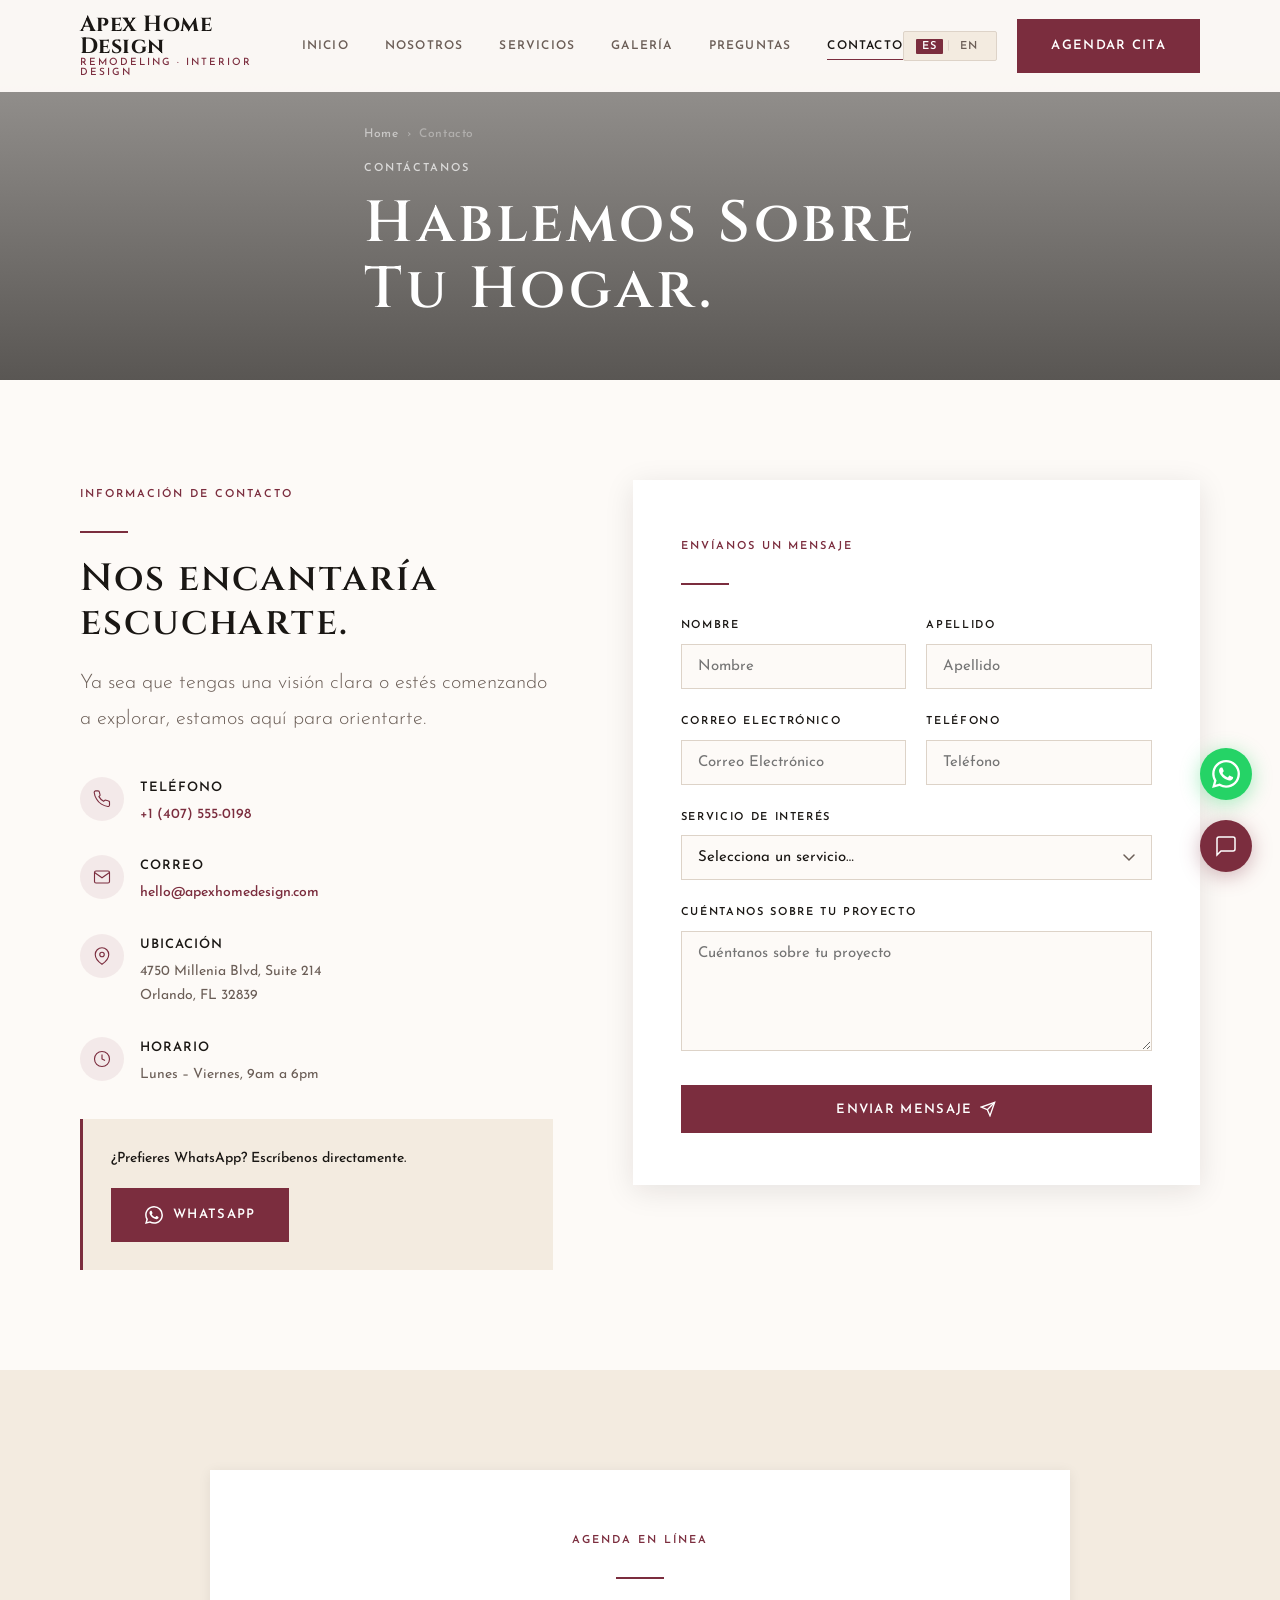
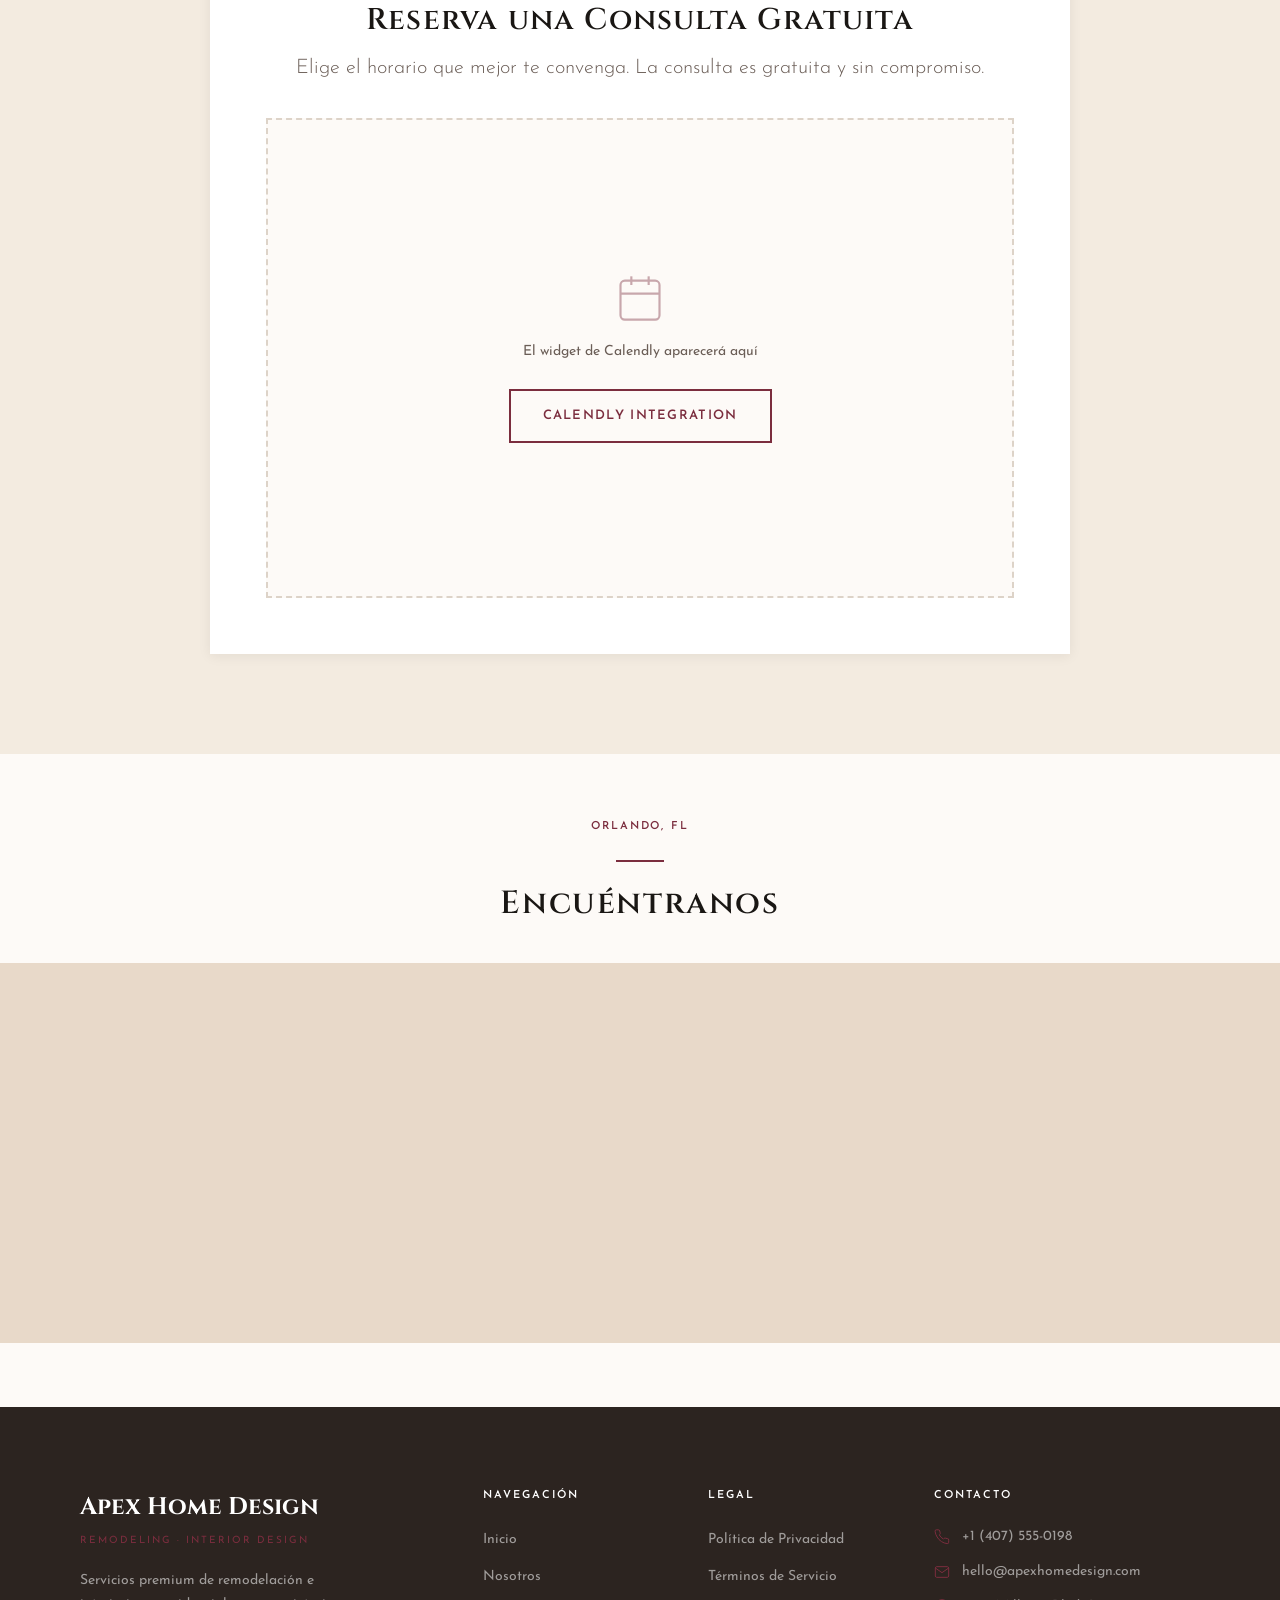
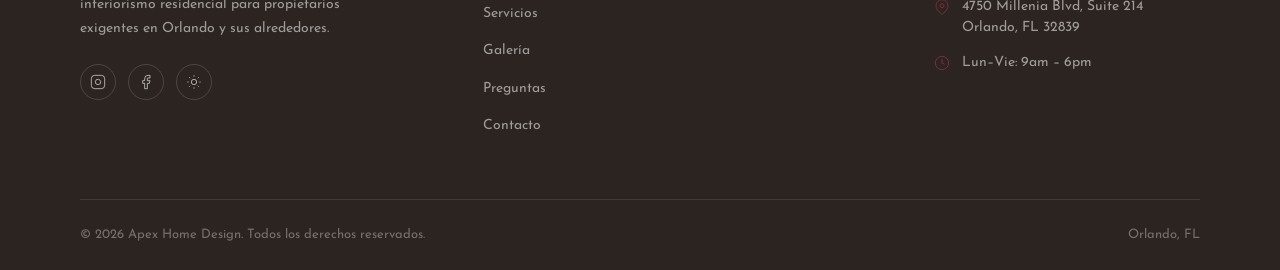
<file: contact.html>
<!DOCTYPE html>
<html lang="es">
<head>
  <meta charset="UTF-8">
  <meta name="viewport" content="width=device-width, initial-scale=1.0">
  <meta name="description" content="Contacto — Apex Home Design Orlando. Agenda tu consulta gratuita, escríbenos por WhatsApp o envíanos un mensaje.">
  <title>Contacto | Apex Home Design · Orlando, FL</title>
  <link rel="preconnect" href="https://fonts.googleapis.com">
  <link rel="preconnect" href="https://fonts.gstatic.com" crossorigin>
  <link rel="stylesheet" href="css/style.css">
</head>
<body>

<!-- NAVBAR -->
<nav class="navbar dark-nav">
  <div class="nav-inner">
    <a href="index.html" class="nav-logo">
      <span class="logo-main">Apex Home Design</span>
      <span class="logo-sub">Remodeling · Interior Design</span>
    </a>
    <div class="nav-links">
      <a href="index.html"    class="nav-link" data-i18n="nav.home">Inicio</a>
      <a href="about.html"    class="nav-link" data-i18n="nav.about">Nosotros</a>
      <a href="services.html" class="nav-link" data-i18n="nav.services">Servicios</a>
      <a href="gallery.html"  class="nav-link" data-i18n="nav.gallery">Galería</a>
      <a href="faq.html"      class="nav-link" data-i18n="nav.faq">Preguntas</a>
      <a href="contact.html"  class="nav-link active" data-i18n="nav.contact">Contacto</a>
    </div>
    <div class="nav-right">
      <div class="lang-toggle">
        <button class="lang-btn" data-lang="es">ES</button>
        <span class="lang-sep">|</span>
        <button class="lang-btn" data-lang="en">EN</button>
      </div>
      <a href="contact.html" class="btn btn-primary nav-cta" data-i18n="nav.book">Agendar Cita</a>
    </div>
    <button class="hamburger" aria-label="Menu">
      <span></span><span></span><span></span>
    </button>
  </div>
</nav>

<div class="mobile-nav">
  <a href="index.html"    class="nav-link" data-i18n="nav.home">Inicio</a>
  <a href="about.html"    class="nav-link" data-i18n="nav.about">Nosotros</a>
  <a href="services.html" class="nav-link" data-i18n="nav.services">Servicios</a>
  <a href="gallery.html"  class="nav-link" data-i18n="nav.gallery">Galería</a>
  <a href="faq.html"      class="nav-link" data-i18n="nav.faq">Preguntas</a>
  <a href="contact.html"  class="nav-link" data-i18n="nav.contact">Contacto</a>
  <div class="mobile-lang">
    <button class="lang-btn" data-lang="es">ES</button>
    <button class="lang-btn" data-lang="en">EN</button>
  </div>
  <a href="contact.html" class="btn btn-primary" data-i18n="nav.book">Agendar Cita</a>
</div>

<!-- PAGE HERO -->
<div class="page-hero">
  <div class="page-hero-bg" style="background-image: url('https://images.unsplash.com/photo-1600607687939-ce8a6c25118c?w=1600&q=80&auto=format&fit=crop');"></div>
  <div class="page-hero-overlay"></div>
  <div class="page-hero-content container">
    <nav class="breadcrumb">
      <a href="index.html">Home</a>
      <span>›</span>
      <span data-i18n="nav.contact">Contacto</span>
    </nav>
    <span class="label" data-i18n="contact.hero.label">Contáctanos</span>
    <h1 data-i18n="contact.h1">Hablemos Sobre<br>Tu Hogar.</h1>
  </div>
</div>

<!-- CONTACT GRID -->
<section style="background: var(--cream);">
  <div class="container">
    <div class="contact-grid">

      <!-- Info Column -->
      <div class="contact-info fade-up">
        <span class="label" data-i18n="contact.info.label">Información de Contacto</span>
        <span class="divider divider-left"></span>
        <h2 style="font-size: clamp(26px, 3vw, 38px);" data-i18n="contact.info.h2">Nos encantaría<br>escucharte.</h2>
        <p class="lead" data-i18n="contact.info.lead">Ya sea que tengas una visión clara o estés comenzando a explorar, estamos aquí para orientarte.</p>

        <div class="contact-detail">
          <div class="contact-detail-icon">
            <svg viewBox="0 0 24 24" fill="none" stroke="currentColor" stroke-width="1.5"><path d="M22 16.92v3a2 2 0 0 1-2.18 2 19.79 19.79 0 0 1-8.63-3.07A19.5 19.5 0 0 1 4.69 12a19.79 19.79 0 0 1-3.07-8.67A2 2 0 0 1 3.6 1.24h3a2 2 0 0 1 2 1.72c.127.96.361 1.903.7 2.81a2 2 0 0 1-.45 2.11L7.91 8.84a16 16 0 0 0 6.29 6.29l.96-.96a2 2 0 0 1 2.11-.45c.907.339 1.85.573 2.81.7A2 2 0 0 1 22 16.92z"/></svg>
          </div>
          <div class="contact-detail-text">
            <h5 data-i18n="contact.phone.label">Teléfono</h5>
            <p><a href="tel:+14075550198" style="color:var(--wine); font-weight:500;">+1 (407) 555-0198</a></p>
          </div>
        </div>

        <div class="contact-detail">
          <div class="contact-detail-icon">
            <svg viewBox="0 0 24 24" fill="none" stroke="currentColor" stroke-width="1.5"><path d="M4 4h16c1.1 0 2 .9 2 2v12c0 1.1-.9 2-2 2H4c-1.1 0-2-.9-2-2V6c0-1.1.9-2 2-2z"/><polyline points="22,6 12,13 2,6"/></svg>
          </div>
          <div class="contact-detail-text">
            <h5 data-i18n="contact.email.label">Correo</h5>
            <p><a href="mailto:hello@apexhomedesign.com" style="color:var(--wine); font-weight:500;">hello@apexhomedesign.com</a></p>
          </div>
        </div>

        <div class="contact-detail">
          <div class="contact-detail-icon">
            <svg viewBox="0 0 24 24" fill="none" stroke="currentColor" stroke-width="1.5"><path d="M21 10c0 7-9 13-9 13s-9-6-9-13a9 9 0 0 1 18 0z"/><circle cx="12" cy="10" r="3"/></svg>
          </div>
          <div class="contact-detail-text">
            <h5 data-i18n="contact.address.label">Ubicación</h5>
            <p data-i18n="footer.address">4750 Millenia Blvd, Suite 214<br>Orlando, FL 32839</p>
          </div>
        </div>

        <div class="contact-detail">
          <div class="contact-detail-icon">
            <svg viewBox="0 0 24 24" fill="none" stroke="currentColor" stroke-width="1.5"><circle cx="12" cy="12" r="10"/><polyline points="12 6 12 12 16 14"/></svg>
          </div>
          <div class="contact-detail-text">
            <h5 data-i18n="contact.hours.label">Horario</h5>
            <p data-i18n="contact.hours.val">Lunes – Viernes, 9am a 6pm</p>
          </div>
        </div>

        <!-- WhatsApp CTA -->
        <div style="margin-top: 32px; padding: 28px; background: var(--beige); border-left: 3px solid var(--wine);">
          <p style="font-size: 14px; margin-bottom: 16px; color: var(--charcoal); font-weight: 500;">¿Prefieres WhatsApp? Escríbenos directamente.</p>
          <a href="https://wa.me/14075550198" target="_blank" rel="noopener" class="btn btn-primary" style="gap: 10px;">
            <svg width="18" height="18" viewBox="0 0 24 24" fill="currentColor"><path d="M17.472 14.382c-.297-.149-1.758-.867-2.03-.967-.273-.099-.471-.148-.67.15-.197.297-.767.966-.94 1.164-.173.199-.347.223-.644.075-.297-.15-1.255-.463-2.39-1.475-.883-.788-1.48-1.761-1.653-2.059-.173-.297-.018-.458.13-.606.134-.133.298-.347.446-.52.149-.174.198-.298.298-.497.099-.198.05-.371-.025-.52-.075-.149-.669-1.612-.916-2.207-.242-.579-.487-.5-.669-.51-.173-.008-.371-.01-.57-.01-.198 0-.52.074-.792.372-.272.297-1.04 1.016-1.04 2.479 0 1.462 1.065 2.875 1.213 3.074.149.198 2.096 3.2 5.077 4.487.709.306 1.262.489 1.694.625.712.227 1.36.195 1.871.118.571-.085 1.758-.719 2.006-1.413.248-.694.248-1.289.173-1.413-.074-.124-.272-.198-.57-.347m-5.421 7.403h-.004a9.87 9.87 0 01-5.031-1.378l-.361-.214-3.741.982.998-3.648-.235-.374a9.86 9.86 0 01-1.51-5.26c.001-5.45 4.436-9.884 9.888-9.884 2.64 0 5.122 1.03 6.988 2.898a9.825 9.825 0 012.893 6.994c-.003 5.45-4.437 9.884-9.885 9.884m8.413-18.297A11.815 11.815 0 0012.05 0C5.495 0 .16 5.335.157 11.892c0 2.096.547 4.142 1.588 5.945L.057 24l6.305-1.654a11.882 11.882 0 005.683 1.448h.005c6.554 0 11.89-5.335 11.893-11.893a11.821 11.821 0 00-3.48-8.413z"/></svg>
            WhatsApp
          </a>
        </div>
      </div>

      <!-- Form Column -->
      <div class="contact-form-wrap fade-up fade-up-delay-2">
        <span class="label" data-i18n="contact.form.label">Envíanos un Mensaje</span>
        <span class="divider divider-left" style="margin-bottom: 32px;"></span>

        <form id="contact-form" novalidate>
          <div class="form-row">
            <div class="form-group">
              <label data-i18n="contact.form.fname">Nombre</label>
              <input type="text" data-i18n="contact.form.fname" placeholder="Nombre" required>
            </div>
            <div class="form-group">
              <label data-i18n="contact.form.lname">Apellido</label>
              <input type="text" data-i18n="contact.form.lname" placeholder="Apellido" required>
            </div>
          </div>
          <div class="form-row">
            <div class="form-group">
              <label data-i18n="contact.form.email">Correo Electrónico</label>
              <input type="email" data-i18n="contact.form.email" placeholder="Correo Electrónico" required>
            </div>
            <div class="form-group">
              <label data-i18n="contact.form.phone">Teléfono</label>
              <input type="tel" data-i18n="contact.form.phone" placeholder="Teléfono">
            </div>
          </div>
          <div class="form-group">
            <label data-i18n="contact.form.service">Servicio de Interés</label>
            <select>
              <option value="" data-i18n="contact.form.s0">Selecciona un servicio…</option>
              <option value="remodeling" data-i18n="contact.form.s1">Remodelación de Interiores</option>
              <option value="design"     data-i18n="contact.form.s2">Diseño de Interiores</option>
              <option value="kitchen"    data-i18n="contact.form.s3">Renovación de Cocinas</option>
              <option value="bathroom"   data-i18n="contact.form.s4">Remodelación de Baños</option>
              <option value="consult"    data-i18n="contact.form.s5">Consulta de Diseño</option>
            </select>
          </div>
          <div class="form-group">
            <label data-i18n="contact.form.msg">Mensaje</label>
            <textarea data-i18n="contact.form.msg" placeholder="Cuéntanos sobre tu proyecto" rows="5"></textarea>
          </div>
          <div class="form-submit">
            <button type="submit" class="btn btn-primary">
              <span data-i18n="contact.form.send">Enviar Mensaje</span>
              <svg width="16" height="16" viewBox="0 0 24 24" fill="none" stroke="currentColor" stroke-width="2"><line x1="22" y1="2" x2="11" y2="13"/><polygon points="22 2 15 22 11 13 2 9 22 2"/></svg>
            </button>
          </div>
        </form>

        <div id="form-success" class="form-success">
          <svg width="48" height="48" viewBox="0 0 24 24" fill="none" stroke="var(--wine)" stroke-width="1.5" style="margin: 0 auto 16px;"><circle cx="12" cy="12" r="10"/><polyline points="9 12 11 14 15 10"/></svg>
          <p data-i18n="contact.form.ok">¡Gracias! Nos pondremos en contacto contigo en menos de 24 horas.</p>
        </div>
      </div>

    </div>
  </div>
</section>

<!-- CALENDLY SECTION -->
<section class="calendly-section">
  <div class="container">
    <div class="calendly-wrap fade-up">
      <span class="label" data-i18n="contact.calendly.label">Agenda en Línea</span>
      <span class="divider"></span>
      <h3 data-i18n="contact.calendly.h3">Reserva una Consulta Gratuita</h3>
      <p class="lead" data-i18n="contact.calendly.lead">Elige el horario que mejor te convenga. La consulta es gratuita y sin compromiso.</p>
      <div class="calendly-placeholder">
        <svg viewBox="0 0 24 24" fill="none" stroke="currentColor" stroke-width="1"><rect x="3" y="4" width="18" height="18" rx="2" ry="2"/><line x1="16" y1="2" x2="16" y2="6"/><line x1="8" y1="2" x2="8" y2="6"/><line x1="3" y1="10" x2="21" y2="10"/></svg>
        <p data-i18n="contact.calendly.placeholder">El widget de Calendly aparecerá aquí</p>
        <a href="https://calendly.com" target="_blank" rel="noopener" class="btn btn-wine-outline" style="margin-top: 8px;">Calendly Integration</a>
      </div>
    </div>
  </div>
</section>

<!-- MAP -->
<section style="background: var(--cream); padding: 0;">
  <div class="container" style="padding-top: 0; padding-bottom: 0;">
    <div style="padding: 64px 0 0;">
      <div class="section-header fade-up" style="margin-bottom: 40px;">
        <span class="label">Orlando, FL</span>
        <span class="divider"></span>
        <h2 style="font-size: 32px;">Encuéntranos</h2>
      </div>
    </div>
  </div>
  <div class="map-wrap fade-up">
    <!-- Google Maps embed placeholder — replace src with actual embed URL -->
    <iframe
      src="https://www.google.com/maps/embed?pb=!1m18!1m12!1m3!1d3503.8!2d-81.45!3d28.46!2m3!1f0!2f0!3f0!3m2!1i1024!2i768!4f13.1!3m3!1m2!1s0x88e77xxxxxxx%3A0x0!2sMillenia%20Blvd%2C%20Orlando%2C%20FL!5e0!3m2!1sen!2sus!4v1000000000000!5m2!1sen!2sus"
      loading="lazy"
      referrerpolicy="no-referrer-when-downgrade"
      title="Apex Home Design Location"
      allowfullscreen>
    </iframe>
    <!-- Fallback if iframe fails -->
    <noscript>
      <div class="map-placeholder">
        <svg viewBox="0 0 24 24" fill="none" stroke="currentColor" stroke-width="1"><path d="M21 10c0 7-9 13-9 13s-9-6-9-13a9 9 0 0 1 18 0z"/><circle cx="12" cy="10" r="3"/></svg>
        <p>4750 Millenia Blvd, Suite 214 · Orlando, FL 32839</p>
      </div>
    </noscript>
  </div>
  <div style="height: 64px;"></div>
</section>

<!-- FOOTER -->
<footer>
  <div class="container">
    <div class="footer-grid">
      <div class="footer-brand">
        <span class="logo-main">Apex Home Design</span>
        <span class="logo-sub">Remodeling · Interior Design</span>
        <p data-i18n="footer.desc">Servicios premium de remodelación e interiorismo residencial para propietarios exigentes en Orlando y sus alrededores.</p>
        <div class="footer-social">
          <a href="#" aria-label="Instagram"><svg viewBox="0 0 24 24" fill="none" stroke="currentColor" stroke-width="1.5"><rect x="2" y="2" width="20" height="20" rx="5" ry="5"/><path d="M16 11.37A4 4 0 1 1 12.63 8 4 4 0 0 1 16 11.37z"/><line x1="17.5" y1="6.5" x2="17.51" y2="6.5"/></svg></a>
          <a href="#" aria-label="Facebook"><svg viewBox="0 0 24 24" fill="none" stroke="currentColor" stroke-width="1.5"><path d="M18 2h-3a5 5 0 0 0-5 5v3H7v4h3v8h4v-8h3l1-4h-4V7a1 1 0 0 1 1-1h3z"/></svg></a>
          <a href="#" aria-label="Pinterest"><svg viewBox="0 0 24 24" fill="none" stroke="currentColor" stroke-width="1.5"><path d="M8 12a4 4 0 1 0 8 0 4 4 0 0 0-8 0"/><path d="M12 2v2M12 20v2M4.93 4.93l1.41 1.41M17.66 17.66l1.41 1.41M2 12h2M20 12h2M4.93 19.07l1.41-1.41M17.66 6.34l1.41-1.41"/></svg></a>
        </div>
      </div>
      <div class="footer-col">
        <h5 data-i18n="footer.links">Navegación</h5>
        <ul>
          <li><a href="index.html"    data-i18n="nav.home">Inicio</a></li>
          <li><a href="about.html"    data-i18n="nav.about">Nosotros</a></li>
          <li><a href="services.html" data-i18n="nav.services">Servicios</a></li>
          <li><a href="gallery.html"  data-i18n="nav.gallery">Galería</a></li>
          <li><a href="faq.html"      data-i18n="nav.faq">Preguntas</a></li>
          <li><a href="contact.html"  data-i18n="nav.contact">Contacto</a></li>
        </ul>
      </div>
      <div class="footer-col">
        <h5 data-i18n="footer.legal">Legal</h5>
        <ul>
          <li><a href="#" data-i18n="footer.privacy">Política de Privacidad</a></li>
          <li><a href="#" data-i18n="footer.terms">Términos de Servicio</a></li>
        </ul>
      </div>
      <div class="footer-col">
        <h5 data-i18n="footer.contact">Contacto</h5>
        <div class="footer-contact-item"><svg viewBox="0 0 24 24" fill="none" stroke="currentColor" stroke-width="1.5"><path d="M22 16.92v3a2 2 0 0 1-2.18 2 19.79 19.79 0 0 1-8.63-3.07A19.5 19.5 0 0 1 4.69 12a19.79 19.79 0 0 1-3.07-8.67A2 2 0 0 1 3.6 1.24h3a2 2 0 0 1 2 1.72c.127.96.361 1.903.7 2.81a2 2 0 0 1-.45 2.11L7.91 8.84a16 16 0 0 0 6.29 6.29l.96-.96a2 2 0 0 1 2.11-.45c.907.339 1.85.573 2.81.7A2 2 0 0 1 22 16.92z"/></svg><span data-i18n="footer.phone">+1 (407) 555-0198</span></div>
        <div class="footer-contact-item"><svg viewBox="0 0 24 24" fill="none" stroke="currentColor" stroke-width="1.5"><path d="M4 4h16c1.1 0 2 .9 2 2v12c0 1.1-.9 2-2 2H4c-1.1 0-2-.9-2-2V6c0-1.1.9-2 2-2z"/><polyline points="22,6 12,13 2,6"/></svg><span data-i18n="footer.email">hello@apexhomedesign.com</span></div>
        <div class="footer-contact-item"><svg viewBox="0 0 24 24" fill="none" stroke="currentColor" stroke-width="1.5"><path d="M21 10c0 7-9 13-9 13s-9-6-9-13a9 9 0 0 1 18 0z"/><circle cx="12" cy="10" r="3"/></svg><span data-i18n="footer.address">4750 Millenia Blvd, Suite 214<br>Orlando, FL 32839</span></div>
        <div class="footer-contact-item"><svg viewBox="0 0 24 24" fill="none" stroke="currentColor" stroke-width="1.5"><circle cx="12" cy="12" r="10"/><polyline points="12 6 12 12 16 14"/></svg><span data-i18n="footer.hours">Lun–Vie: 9am – 6pm</span></div>
      </div>
    </div>
    <div class="footer-bottom">
      <span data-i18n="footer.copy">© 2026 Apex Home Design. Todos los derechos reservados.</span>
      <span data-i18n="footer.loc">Orlando, FL</span>
    </div>
  </div>
</footer>

<a href="https://wa.me/14075550198" target="_blank" rel="noopener" class="whatsapp-float" aria-label="WhatsApp">
  <svg viewBox="0 0 24 24" fill="currentColor"><path d="M17.472 14.382c-.297-.149-1.758-.867-2.03-.967-.273-.099-.471-.148-.67.15-.197.297-.767.966-.94 1.164-.173.199-.347.223-.644.075-.297-.15-1.255-.463-2.39-1.475-.883-.788-1.48-1.761-1.653-2.059-.173-.297-.018-.458.13-.606.134-.133.298-.347.446-.52.149-.174.198-.298.298-.497.099-.198.05-.371-.025-.52-.075-.149-.669-1.612-.916-2.207-.242-.579-.487-.5-.669-.51-.173-.008-.371-.01-.57-.01-.198 0-.52.074-.792.372-.272.297-1.04 1.016-1.04 2.479 0 1.462 1.065 2.875 1.213 3.074.149.198 2.096 3.2 5.077 4.487.709.306 1.262.489 1.694.625.712.227 1.36.195 1.871.118.571-.085 1.758-.719 2.006-1.413.248-.694.248-1.289.173-1.413-.074-.124-.272-.198-.57-.347m-5.421 7.403h-.004a9.87 9.87 0 01-5.031-1.378l-.361-.214-3.741.982.998-3.648-.235-.374a9.86 9.86 0 01-1.51-5.26c.001-5.45 4.436-9.884 9.888-9.884 2.64 0 5.122 1.03 6.988 2.898a9.825 9.825 0 012.893 6.994c-.003 5.45-4.437 9.884-9.885 9.884m8.413-18.297A11.815 11.815 0 0012.05 0C5.495 0 .16 5.335.157 11.892c0 2.096.547 4.142 1.588 5.945L.057 24l6.305-1.654a11.882 11.882 0 005.683 1.448h.005c6.554 0 11.89-5.335 11.893-11.893a11.821 11.821 0 00-3.48-8.413z"/></svg>
</a>

<div class="chatbot-float">
  <div class="chat-window">
    <div class="chat-header">
      <div class="chat-avatar"><svg viewBox="0 0 24 24" fill="none" stroke="currentColor" stroke-width="1.5"><path d="M21 15a2 2 0 0 1-2 2H7l-4 4V5a2 2 0 0 1 2-2h14a2 2 0 0 1 2 2z"/></svg></div>
      <div class="chat-header-info">
        <div class="chat-name">Apex Home Design Assistant</div>
        <div class="chat-status"><span class="status-dot"></span> En línea · Online</div>
      </div>
    </div>
    <div class="chat-messages"></div>
    <div class="chat-chips">
      <button class="chat-chip" data-i18n="chat.chip1">Servicios</button>
      <button class="chat-chip" data-i18n="chat.chip2">Agendar</button>
      <button class="chat-chip" data-i18n="chat.chip3">Contacto</button>
      <button class="chat-chip" data-i18n="chat.chip4">Precios</button>
    </div>
    <div class="chat-input-row">
      <input class="chat-input" type="text" data-i18n="chat.placeholder" placeholder="Escribe un mensaje…">
      <button class="chat-send" aria-label="Send"><svg viewBox="0 0 24 24" fill="none" stroke="currentColor" stroke-width="2"><line x1="22" y1="2" x2="11" y2="13"/><polygon points="22 2 15 22 11 13 2 9 22 2"/></svg></button>
    </div>
  </div>
  <button class="chat-toggle-btn" aria-label="Chat">
    <svg viewBox="0 0 24 24" fill="none" stroke="currentColor" stroke-width="1.5"><path d="M21 15a2 2 0 0 1-2 2H7l-4 4V5a2 2 0 0 1 2-2h14a2 2 0 0 1 2 2z"/></svg>
  </button>
</div>

<script src="js/main.js"></script>
</body>
</html>
</file>
<file: css/style.css>
/* ============================================================
   APEX HOME DESIGN — GLOBAL STYLES
   Premium Interior Design | Orlando, FL
   ============================================================ */

/* === GOOGLE FONTS === */
@import url('https://fonts.googleapis.com/css2?family=Cinzel:wght@400;500;600;700&family=Josefin+Sans:wght@300;400;500;600;700&display=swap');

/* === CSS VARIABLES === */
:root {
  --wine:       #7B2D3E;
  --wine-dark:  #5E1F2D;
  --wine-hover: #6A2535;
  --wine-tint:  rgba(123, 45, 62, 0.08);
  --beige:      #F3EBE0;
  --beige-mid:  #E8D9C9;
  --beige-dark: #D9C7B2;
  --cream:      #FDFAF7;
  --white:      #FFFFFF;
  --charcoal:   #1A1714;
  --warm-dark:  #2C2420;
  --warm-gray:  #6B5E57;
  --gray-soft:  #A89C95;
  --border:     #DDD3C8;
  --border-light: #EDE5DB;

  --font-serif: 'Cinzel', Georgia, 'Times New Roman', serif;
  --font-sans:  'Josefin Sans', system-ui, -apple-system, sans-serif;

  --max-w:        1200px;
  --section-v:    100px;
  --section-v-sm: 64px;
  --gap:          32px;
  --gap-sm:       24px;

  --transition:      0.3s cubic-bezier(0.4, 0, 0.2, 1);
  --transition-slow: 0.5s cubic-bezier(0.4, 0, 0.2, 1);

  --shadow-sm: 0 2px 12px rgba(26, 23, 20, 0.07);
  --shadow-md: 0 6px 28px rgba(26, 23, 20, 0.10);
  --shadow-lg: 0 16px 56px rgba(26, 23, 20, 0.13);
}

/* === RESET === */
*, *::before, *::after { box-sizing: border-box; margin: 0; padding: 0; }
html { scroll-behavior: smooth; -webkit-font-smoothing: antialiased; }
body {
  font-family: var(--font-sans);
  font-size: 16px;
  font-weight: 400;
  line-height: 1.7;
  color: var(--charcoal);
  background-color: var(--cream);
  overflow-x: hidden;
}
img { display: block; max-width: 100%; height: auto; }
a { color: inherit; text-decoration: none; }
ul, ol { list-style: none; }
button { font-family: var(--font-sans); cursor: pointer; border: none; background: none; }

/* === TYPOGRAPHY === */
h1, h2, h3, h4 {
  font-family: var(--font-serif);
  font-weight: 600;
  line-height: 1.15;
  color: var(--charcoal);
  letter-spacing: 0.04em;
}
h1 { font-size: clamp(44px, 6vw, 76px); letter-spacing: 0.06em; }
h2 { font-size: clamp(32px, 4vw, 52px); letter-spacing: 0.05em; }
h3 { font-size: clamp(22px, 2.5vw, 30px); }
h4 { font-size: 20px; }
p  { color: var(--warm-gray); line-height: 1.75; }

.serif       { font-family: var(--font-serif); }
.serif-italic{ font-family: var(--font-serif); font-style: italic; }
.label       { font-size: 11px; font-weight: 600; letter-spacing: 0.18em; text-transform: uppercase; color: var(--wine); font-family: var(--font-sans); }
.lead        { font-size: clamp(17px, 2vw, 20px); color: var(--warm-gray); font-weight: 300; line-height: 1.8; }

/* === LAYOUT === */
.container {
  max-width: var(--max-w);
  margin: 0 auto;
  padding: 0 40px;
}
@media (max-width: 768px) { .container { padding: 0 20px; } }

section { padding: var(--section-v) 0; }
.section-sm { padding: var(--section-v-sm) 0; }

.section-header { text-align: center; max-width: 640px; margin: 0 auto 64px; }
.section-header .label { margin-bottom: 16px; display: block; }
.section-header h2 { margin-bottom: 20px; }
.section-header p { font-size: 17px; }

/* === BUTTONS === */
.btn {
  display: inline-flex;
  align-items: center;
  gap: 8px;
  padding: 14px 32px;
  font-family: var(--font-sans);
  font-size: 13px;
  font-weight: 600;
  letter-spacing: 0.1em;
  text-transform: uppercase;
  transition: var(--transition);
  white-space: nowrap;
  cursor: pointer;
  border: none;
}
.btn-primary {
  background: var(--wine);
  color: var(--white);
  border: 2px solid var(--wine);
}
.btn-primary:hover {
  background: var(--wine-dark);
  border-color: var(--wine-dark);
  transform: translateY(-1px);
  box-shadow: 0 8px 24px rgba(123, 45, 62, 0.25);
}
.btn-outline {
  background: transparent;
  color: var(--charcoal);
  border: 2px solid var(--charcoal);
}
.btn-outline:hover {
  background: var(--charcoal);
  color: var(--white);
  transform: translateY(-1px);
}
.btn-outline-light {
  background: transparent;
  color: var(--white);
  border: 2px solid rgba(255,255,255,0.7);
}
.btn-outline-light:hover {
  background: var(--white);
  color: var(--charcoal);
  border-color: var(--white);
}
.btn-wine-outline {
  background: transparent;
  color: var(--wine);
  border: 2px solid var(--wine);
}
.btn-wine-outline:hover {
  background: var(--wine);
  color: var(--white);
  transform: translateY(-1px);
}

/* === DIVIDER === */
.divider {
  display: block;
  width: 48px;
  height: 2px;
  background: var(--wine);
  margin: 24px auto;
}
.divider-left { margin: 24px 0; }

/* === NAVBAR === */
.navbar {
  position: fixed;
  top: 0; left: 0; right: 0;
  z-index: 1000;
  padding: 24px 0;
  transition: var(--transition);
}
.navbar.scrolled {
  padding: 14px 0;
  background: rgba(253, 250, 247, 0.97);
  backdrop-filter: blur(12px);
  -webkit-backdrop-filter: blur(12px);
  box-shadow: 0 1px 24px rgba(26, 23, 20, 0.08);
}
.navbar.transparent { background: transparent; }
.navbar.dark-nav { background: rgba(253,250,247,0.97); padding: 14px 0; }

.nav-inner {
  display: flex;
  align-items: center;
  justify-content: space-between;
  max-width: var(--max-w);
  margin: 0 auto;
  padding: 0 40px;
}

.nav-logo {
  display: flex;
  flex-direction: column;
  line-height: 1;
}
.nav-logo .logo-main {
  font-family: var(--font-serif);
  font-size: 22px;
  font-weight: 700;
  color: var(--white);
  letter-spacing: 0.02em;
  transition: var(--transition);
}
.navbar.scrolled .logo-main,
.navbar.dark-nav .logo-main { color: var(--charcoal); }
.nav-logo .logo-sub {
  font-size: 10px;
  font-weight: 500;
  letter-spacing: 0.2em;
  text-transform: uppercase;
  color: rgba(255,255,255,0.75);
  transition: var(--transition);
}
.navbar.scrolled .logo-sub,
.navbar.dark-nav .logo-sub { color: var(--wine); }

.nav-links {
  display: flex;
  align-items: center;
  gap: 36px;
}
.nav-link {
  font-size: 12px;
  font-weight: 600;
  letter-spacing: 0.1em;
  text-transform: uppercase;
  color: rgba(255,255,255,0.88);
  transition: var(--transition);
  position: relative;
}
.nav-link::after {
  content: '';
  position: absolute;
  bottom: -4px; left: 0;
  width: 0; height: 1px;
  background: var(--wine);
  transition: var(--transition);
}
.nav-link:hover::after,
.nav-link.active::after { width: 100%; }
.nav-link:hover { color: var(--white); }
.navbar.scrolled .nav-link,
.navbar.dark-nav .nav-link { color: var(--warm-gray); }
.navbar.scrolled .nav-link:hover,
.navbar.dark-nav .nav-link:hover { color: var(--charcoal); }
.navbar.scrolled .nav-link.active,
.navbar.dark-nav .nav-link.active { color: var(--charcoal); }

.nav-right {
  display: flex;
  align-items: center;
  gap: 20px;
}

/* Language toggle */
.lang-toggle {
  display: flex;
  align-items: center;
  gap: 4px;
  background: rgba(255,255,255,0.12);
  border: 1px solid rgba(255,255,255,0.25);
  border-radius: 2px;
  padding: 5px 12px;
  transition: var(--transition);
}
.navbar.scrolled .lang-toggle,
.navbar.dark-nav .lang-toggle {
  background: var(--beige);
  border-color: var(--border);
}
.lang-btn {
  font-size: 11px;
  font-weight: 600;
  letter-spacing: 0.1em;
  color: rgba(255,255,255,0.7);
  padding: 2px 6px;
  border-radius: 1px;
  transition: var(--transition);
  cursor: pointer;
  background: none;
  border: none;
  font-family: var(--font-sans);
}
.lang-btn.active {
  background: var(--wine);
  color: var(--white);
}
.navbar.scrolled .lang-btn,
.navbar.dark-nav .lang-btn { color: var(--warm-gray); }
.navbar.scrolled .lang-btn.active,
.navbar.dark-nav .lang-btn.active { color: var(--white); }

.lang-sep { color: rgba(255,255,255,0.3); font-size: 11px; }
.navbar.scrolled .lang-sep,
.navbar.dark-nav .lang-sep { color: var(--border); }

.nav-cta { display: inline-flex; }

/* Hamburger */
.hamburger {
  display: none;
  flex-direction: column;
  gap: 5px;
  cursor: pointer;
  padding: 4px;
}
.hamburger span {
  display: block;
  width: 24px;
  height: 2px;
  background: var(--white);
  transition: var(--transition);
  border-radius: 2px;
}
.navbar.scrolled .hamburger span,
.navbar.dark-nav .hamburger span { background: var(--charcoal); }
.hamburger.open span:nth-child(1) { transform: translateY(7px) rotate(45deg); }
.hamburger.open span:nth-child(2) { opacity: 0; }
.hamburger.open span:nth-child(3) { transform: translateY(-7px) rotate(-45deg); }

/* Mobile Nav */
.mobile-nav {
  position: fixed;
  top: 0; left: 0; right: 0; bottom: 0;
  background: var(--cream);
  z-index: 999;
  display: flex;
  flex-direction: column;
  align-items: center;
  justify-content: center;
  gap: 32px;
  opacity: 0;
  pointer-events: none;
  transform: translateY(-20px);
  transition: var(--transition-slow);
}
.mobile-nav.open {
  opacity: 1;
  pointer-events: all;
  transform: translateY(0);
}
.mobile-nav .nav-link {
  font-size: 28px;
  font-family: var(--font-serif);
  font-weight: 400;
  letter-spacing: 0;
  text-transform: none;
  color: var(--charcoal);
}
.mobile-nav .nav-link::after { display: none; }
.mobile-lang {
  display: flex;
  gap: 16px;
  margin-top: 8px;
}
.mobile-lang .lang-btn {
  font-size: 13px;
  color: var(--warm-gray);
  padding: 8px 20px;
  border: 1px solid var(--border);
  border-radius: 2px;
}
.mobile-lang .lang-btn.active {
  background: var(--wine);
  color: var(--white);
  border-color: var(--wine);
}

/* === HERO === */
.hero {
  position: relative;
  min-height: 100vh;
  display: flex;
  align-items: center;
  overflow: hidden;
}
.hero-bg {
  position: absolute;
  inset: 0;
  background-size: cover;
  background-position: center;
  background-repeat: no-repeat;
  transform: scale(1.05);
  transition: transform 6s ease;
}
.hero-bg.loaded { transform: scale(1); }
.hero-overlay {
  position: absolute;
  inset: 0;
  background: linear-gradient(
    135deg,
    rgba(26, 23, 20, 0.72) 0%,
    rgba(26, 23, 20, 0.45) 50%,
    rgba(26, 23, 20, 0.30) 100%
  );
}
.hero-content {
  position: relative;
  z-index: 2;
  max-width: var(--max-w);
  margin: 0 auto;
  padding: 0 40px;
  padding-top: 120px;
  padding-bottom: 80px;
}
.hero-content .label { color: rgba(255,255,255,0.8); }
.hero-content h1 {
  color: var(--white);
  max-width: 700px;
  margin-top: 16px;
  margin-bottom: 24px;
  font-size: clamp(48px, 6.5vw, 84px);
  line-height: 1.08;
}
.hero-content .hero-sub {
  font-size: clamp(16px, 1.8vw, 19px);
  color: rgba(255,255,255,0.82);
  max-width: 500px;
  margin-bottom: 44px;
  font-weight: 300;
  line-height: 1.7;
}
.hero-cta { display: flex; gap: 16px; flex-wrap: wrap; }

.hero-scroll {
  position: absolute;
  bottom: 40px;
  left: 50%;
  transform: translateX(-50%);
  display: flex;
  flex-direction: column;
  align-items: center;
  gap: 8px;
  z-index: 2;
  opacity: 0.7;
}
.hero-scroll span {
  font-size: 10px;
  letter-spacing: 0.2em;
  text-transform: uppercase;
  color: var(--white);
  font-weight: 600;
}
.scroll-line {
  width: 1px;
  height: 48px;
  background: linear-gradient(to bottom, var(--white), transparent);
  animation: scrollPulse 2s ease-in-out infinite;
}
@keyframes scrollPulse {
  0%, 100% { opacity: 0.7; }
  50% { opacity: 0.2; }
}

/* === DIFFERENTIATORS === */
.diff-section { background: var(--beige); }
.diff-grid {
  display: grid;
  grid-template-columns: repeat(3, 1fr);
  gap: var(--gap);
}
.diff-item {
  text-align: center;
  padding: 40px 32px;
}
.diff-icon {
  width: 56px;
  height: 56px;
  margin: 0 auto 24px;
  background: var(--white);
  border-radius: 50%;
  display: flex;
  align-items: center;
  justify-content: center;
  box-shadow: var(--shadow-sm);
}
.diff-icon svg { width: 26px; height: 26px; color: var(--wine); }
.diff-item h3 { font-size: 22px; margin-bottom: 12px; }
.diff-item p { font-size: 15px; max-width: 260px; margin: 0 auto; }

/* === SERVICES CARDS === */
.services-grid {
  display: grid;
  grid-template-columns: repeat(3, 1fr);
  gap: var(--gap);
}
.service-card {
  background: var(--white);
  overflow: hidden;
  box-shadow: var(--shadow-sm);
  transition: var(--transition);
}
.service-card:hover {
  transform: translateY(-6px);
  box-shadow: var(--shadow-md);
}
.service-card-img {
  width: 100%;
  aspect-ratio: 4/3;
  overflow: hidden;
}
.service-card-img img {
  width: 100%;
  height: 100%;
  object-fit: cover;
  transition: transform 0.6s ease;
}
.service-card:hover .service-card-img img { transform: scale(1.05); }
.service-card-body { padding: 28px 28px 32px; }
.service-card-body .label { margin-bottom: 8px; }
.service-card-body h3 { font-size: 20px; margin-bottom: 12px; }
.service-card-body p { font-size: 14px; line-height: 1.7; }
.service-card-link {
  display: inline-flex;
  align-items: center;
  gap: 8px;
  margin-top: 20px;
  font-size: 12px;
  font-weight: 600;
  letter-spacing: 0.1em;
  text-transform: uppercase;
  color: var(--wine);
  transition: var(--transition);
}
.service-card-link svg { width: 14px; height: 14px; transition: transform var(--transition); }
.service-card-link:hover svg { transform: translateX(4px); }

/* === SPLIT SECTION (About/Approach) === */
.split-section { background: var(--cream); }
.split-section.bg-beige { background: var(--beige); }
.split-grid {
  display: grid;
  grid-template-columns: 1fr 1fr;
  gap: 80px;
  align-items: center;
}
.split-grid.reverse .split-img { order: 2; }
.split-grid.reverse .split-text { order: 1; }
.split-img {
  position: relative;
  aspect-ratio: 4/5;
  overflow: hidden;
}
.split-img img {
  width: 100%;
  height: 100%;
  object-fit: cover;
}
.split-img-accent {
  position: absolute;
  bottom: -24px;
  right: -24px;
  width: 180px;
  height: 180px;
  background: var(--beige-mid);
  z-index: -1;
}
.split-text .label { margin-bottom: 16px; }
.split-text h2 { margin-bottom: 20px; }
.split-text .lead { margin-bottom: 24px; }
.split-text p { margin-bottom: 16px; font-size: 15px; }
.split-text .btn { margin-top: 12px; }

/* === GALLERY PREVIEW === */
.gallery-preview-grid {
  display: grid;
  grid-template-columns: repeat(3, 1fr);
  grid-template-rows: auto auto;
  gap: 16px;
}
.gallery-item {
  overflow: hidden;
  position: relative;
  aspect-ratio: 4/3;
}
.gallery-item.tall {
  grid-row: span 2;
  aspect-ratio: unset;
}
.gallery-item img {
  width: 100%;
  height: 100%;
  object-fit: cover;
  transition: transform 0.6s ease;
}
.gallery-item:hover img { transform: scale(1.05); }
.gallery-overlay {
  position: absolute;
  inset: 0;
  background: rgba(26, 23, 20, 0);
  transition: var(--transition);
  display: flex;
  align-items: center;
  justify-content: center;
}
.gallery-item:hover .gallery-overlay { background: rgba(26, 23, 20, 0.35); }
.gallery-overlay-icon {
  opacity: 0;
  transform: scale(0.8);
  transition: var(--transition);
  color: var(--white);
}
.gallery-item:hover .gallery-overlay-icon {
  opacity: 1;
  transform: scale(1);
}

/* === PROCESS === */
.process-section { background: var(--charcoal); }
.process-section .section-header h2 { color: var(--white); }
.process-section .section-header .label { color: rgba(255,255,255,0.6); }
.process-section .section-header p { color: rgba(255,255,255,0.55); }
.process-section .divider { background: rgba(255,255,255,0.3); }
.process-grid {
  display: grid;
  grid-template-columns: repeat(4, 1fr);
  gap: 0;
  position: relative;
}
.process-grid::before {
  content: '';
  position: absolute;
  top: 28px;
  left: 12.5%;
  right: 12.5%;
  height: 1px;
  background: rgba(255,255,255,0.15);
}
.process-step {
  padding: 0 32px 0 0;
  text-align: center;
}
.process-num {
  width: 56px;
  height: 56px;
  border-radius: 50%;
  background: transparent;
  border: 1px solid rgba(255,255,255,0.2);
  display: flex;
  align-items: center;
  justify-content: center;
  margin: 0 auto 28px;
  position: relative;
  z-index: 1;
  font-family: var(--font-serif);
  font-size: 20px;
  color: var(--white);
  transition: var(--transition);
}
.process-step:hover .process-num {
  background: var(--wine);
  border-color: var(--wine);
}
.process-step h4 {
  color: var(--white);
  font-size: 17px;
  margin-bottom: 12px;
  font-weight: 500;
}
.process-step p {
  color: rgba(255,255,255,0.5);
  font-size: 14px;
  line-height: 1.65;
}

/* === TESTIMONIALS === */
.testimonials-section { background: var(--beige); }
.testimonial-grid {
  display: grid;
  grid-template-columns: repeat(3, 1fr);
  gap: var(--gap);
}
.testimonial-card {
  background: var(--white);
  padding: 36px 32px;
  position: relative;
}
.testimonial-card::before {
  content: '\201C';
  font-family: var(--font-serif);
  font-size: 80px;
  color: var(--beige-dark);
  position: absolute;
  top: 12px;
  left: 24px;
  line-height: 1;
}
.testimonial-stars {
  display: flex;
  gap: 4px;
  margin-bottom: 20px;
  color: var(--wine);
}
.testimonial-card blockquote {
  font-family: var(--font-serif);
  font-style: italic;
  font-size: 17px;
  color: var(--charcoal);
  line-height: 1.65;
  margin-bottom: 24px;
}
.testimonial-author {
  display: flex;
  align-items: center;
  gap: 14px;
  border-top: 1px solid var(--border-light);
  padding-top: 20px;
}
.testimonial-avatar {
  width: 44px;
  height: 44px;
  border-radius: 50%;
  overflow: hidden;
  background: var(--beige-dark);
  flex-shrink: 0;
}
.testimonial-avatar img { width: 100%; height: 100%; object-fit: cover; }
.testimonial-name {
  font-weight: 600;
  font-size: 14px;
  color: var(--charcoal);
}
.testimonial-loc {
  font-size: 12px;
  color: var(--warm-gray);
  margin-top: 2px;
}

/* === CTA SECTION === */
.cta-section {
  background: var(--wine);
  text-align: center;
}
.cta-section h2 { color: var(--white); font-size: clamp(28px, 4vw, 46px); }
.cta-section .lead { color: rgba(255,255,255,0.8); max-width: 520px; margin: 0 auto 40px; }
.cta-section .label { color: rgba(255,255,255,0.65); }
.cta-section .divider { background: rgba(255,255,255,0.3); }
.cta-btns { display: flex; gap: 16px; justify-content: center; flex-wrap: wrap; }

/* === FOOTER === */
footer {
  background: var(--warm-dark);
  color: rgba(255,255,255,0.75);
  padding: 80px 0 0;
}
.footer-grid {
  display: grid;
  grid-template-columns: 2fr 1fr 1fr 1.5fr;
  gap: 48px;
  padding-bottom: 60px;
  border-bottom: 1px solid rgba(255,255,255,0.1);
}
.footer-brand .logo-main {
  font-family: var(--font-serif);
  font-size: 24px;
  font-weight: 700;
  color: var(--white);
  display: block;
  margin-bottom: 4px;
}
.footer-brand .logo-sub {
  font-size: 10px;
  letter-spacing: 0.2em;
  text-transform: uppercase;
  color: var(--wine);
  display: block;
  margin-bottom: 20px;
}
.footer-brand p {
  color: rgba(255,255,255,0.55);
  font-size: 14px;
  line-height: 1.7;
  max-width: 280px;
  margin-bottom: 24px;
}
.footer-social {
  display: flex;
  gap: 12px;
}
.footer-social a {
  width: 36px;
  height: 36px;
  border: 1px solid rgba(255,255,255,0.15);
  border-radius: 50%;
  display: flex;
  align-items: center;
  justify-content: center;
  transition: var(--transition);
  color: rgba(255,255,255,0.6);
}
.footer-social a:hover {
  background: var(--wine);
  border-color: var(--wine);
  color: var(--white);
}
.footer-social svg { width: 16px; height: 16px; }

.footer-col h5 {
  font-family: var(--font-sans);
  font-size: 11px;
  font-weight: 600;
  letter-spacing: 0.18em;
  text-transform: uppercase;
  color: var(--white);
  margin-bottom: 20px;
}
.footer-col ul { display: flex; flex-direction: column; gap: 10px; }
.footer-col ul li a {
  font-size: 14px;
  color: rgba(255,255,255,0.55);
  transition: var(--transition);
}
.footer-col ul li a:hover { color: var(--white); }
.footer-contact-item {
  display: flex;
  gap: 12px;
  margin-bottom: 14px;
  align-items: flex-start;
}
.footer-contact-item svg {
  width: 16px;
  height: 16px;
  color: var(--wine);
  flex-shrink: 0;
  margin-top: 3px;
}
.footer-contact-item span { font-size: 14px; color: rgba(255,255,255,0.55); line-height: 1.5; }

.footer-bottom {
  display: flex;
  align-items: center;
  justify-content: space-between;
  padding: 24px 0;
  font-size: 13px;
  color: rgba(255,255,255,0.35);
  flex-wrap: wrap;
  gap: 12px;
}
.footer-bottom a { color: rgba(255,255,255,0.5); transition: var(--transition); }
.footer-bottom a:hover { color: var(--white); }

/* === PAGE HERO (non-home) === */
.page-hero {
  position: relative;
  height: 380px;
  display: flex;
  align-items: flex-end;
  overflow: hidden;
  padding-top: 80px;
}
.page-hero-bg {
  position: absolute;
  inset: 0;
  background-size: cover;
  background-position: center;
}
.page-hero-overlay {
  position: absolute;
  inset: 0;
  background: linear-gradient(to bottom, rgba(26,23,20,0.4), rgba(26,23,20,0.72));
}
.page-hero-content {
  position: relative;
  z-index: 2;
  max-width: var(--max-w);
  margin: 0 auto;
  padding: 0 40px 56px;
}
.page-hero-content .label { color: rgba(255,255,255,0.7); margin-bottom: 12px; display: block; }
.page-hero-content h1 {
  color: var(--white);
  font-size: clamp(36px, 5vw, 58px);
  max-width: 640px;
}
.breadcrumb {
  display: flex;
  gap: 8px;
  align-items: center;
  margin-bottom: 16px;
  font-size: 12px;
  font-weight: 500;
  letter-spacing: 0.05em;
  color: rgba(255,255,255,0.55);
}
.breadcrumb a { color: rgba(255,255,255,0.55); transition: var(--transition); }
.breadcrumb a:hover { color: var(--white); }
.breadcrumb span { color: rgba(255,255,255,0.35); }

/* === FAQ ACCORDION === */
.faq-section { background: var(--cream); }
.faq-container { max-width: 760px; margin: 0 auto; }
.faq-item {
  border-bottom: 1px solid var(--border);
  overflow: hidden;
}
.faq-item:first-child { border-top: 1px solid var(--border); }
.faq-question {
  display: flex;
  align-items: center;
  justify-content: space-between;
  padding: 24px 0;
  cursor: pointer;
  gap: 16px;
  user-select: none;
}
.faq-question h4 {
  font-family: var(--font-serif);
  font-size: 18px;
  font-weight: 500;
  color: var(--charcoal);
  transition: var(--transition);
  flex: 1;
}
.faq-question:hover h4 { color: var(--wine); }
.faq-icon {
  width: 28px;
  height: 28px;
  border-radius: 50%;
  border: 1px solid var(--border);
  display: flex;
  align-items: center;
  justify-content: center;
  flex-shrink: 0;
  transition: var(--transition);
  color: var(--warm-gray);
}
.faq-item.open .faq-icon {
  background: var(--wine);
  border-color: var(--wine);
  color: var(--white);
  transform: rotate(45deg);
}
.faq-answer {
  max-height: 0;
  overflow: hidden;
  transition: max-height 0.4s ease, padding 0.3s ease;
}
.faq-answer.open { max-height: 400px; }
.faq-answer p {
  padding-bottom: 24px;
  font-size: 15px;
  line-height: 1.75;
  color: var(--warm-gray);
}

/* === CONTACT PAGE === */
.contact-grid {
  display: grid;
  grid-template-columns: 1fr 1.2fr;
  gap: 80px;
  align-items: start;
}
.contact-info .label { margin-bottom: 16px; }
.contact-info h2 { margin-bottom: 20px; }
.contact-info .lead { margin-bottom: 40px; }
.contact-detail {
  display: flex;
  gap: 16px;
  margin-bottom: 28px;
  align-items: flex-start;
}
.contact-detail-icon {
  width: 44px;
  height: 44px;
  background: var(--wine-tint);
  border-radius: 50%;
  display: flex;
  align-items: center;
  justify-content: center;
  flex-shrink: 0;
  color: var(--wine);
}
.contact-detail-icon svg { width: 18px; height: 18px; }
.contact-detail-text h5 {
  font-family: var(--font-sans);
  font-size: 13px;
  font-weight: 600;
  letter-spacing: 0.08em;
  text-transform: uppercase;
  color: var(--charcoal);
  margin-bottom: 4px;
}
.contact-detail-text p { font-size: 14px; color: var(--warm-gray); }

.contact-form-wrap {
  background: var(--white);
  padding: 52px 48px;
  box-shadow: var(--shadow-md);
}
.form-group { margin-bottom: 24px; }
.form-row { display: grid; grid-template-columns: 1fr 1fr; gap: 20px; }
.form-group label {
  display: block;
  font-size: 11px;
  font-weight: 600;
  letter-spacing: 0.15em;
  text-transform: uppercase;
  color: var(--charcoal);
  margin-bottom: 8px;
}
.form-group input,
.form-group select,
.form-group textarea {
  width: 100%;
  padding: 14px 16px;
  border: 1px solid var(--border);
  background: var(--cream);
  font-family: var(--font-sans);
  font-size: 15px;
  color: var(--charcoal);
  transition: var(--transition);
  outline: none;
  border-radius: 0;
  appearance: none;
}
.form-group input:focus,
.form-group select:focus,
.form-group textarea:focus {
  border-color: var(--wine);
  background: var(--white);
}
.form-group textarea { resize: vertical; min-height: 120px; }
.form-group select { background-image: url("data:image/svg+xml,%3Csvg xmlns='http://www.w3.org/2000/svg' width='12' height='8' viewBox='0 0 12 8'%3E%3Cpath d='M1 1l5 5 5-5' stroke='%236B5E57' stroke-width='1.5' fill='none' stroke-linecap='round'/%3E%3C/svg%3E"); background-repeat: no-repeat; background-position: right 16px center; padding-right: 40px; }
.form-submit .btn { width: 100%; justify-content: center; }
.form-success { display: none; text-align: center; padding: 32px; }
.form-success.show { display: block; }
.form-success p { color: var(--wine); font-weight: 500; }

/* Map */
.map-wrap {
  height: 380px;
  overflow: hidden;
  background: var(--beige-mid);
  position: relative;
}
.map-wrap iframe { width: 100%; height: 100%; border: none; }
.map-placeholder {
  width: 100%;
  height: 100%;
  display: flex;
  flex-direction: column;
  align-items: center;
  justify-content: center;
  gap: 16px;
  background: var(--beige);
  color: var(--warm-gray);
}
.map-placeholder svg { width: 48px; height: 48px; color: var(--wine); opacity: 0.5; }

/* Calendly placeholder */
.calendly-section { background: var(--beige); }
.calendly-wrap {
  background: var(--white);
  padding: 56px;
  max-width: 860px;
  margin: 0 auto;
  box-shadow: var(--shadow-sm);
  text-align: center;
}
.calendly-wrap h3 { margin-bottom: 12px; }
.calendly-wrap .lead { margin-bottom: 32px; }
.calendly-placeholder {
  height: 480px;
  background: var(--cream);
  border: 2px dashed var(--border);
  display: flex;
  flex-direction: column;
  align-items: center;
  justify-content: center;
  gap: 16px;
  border-radius: 0;
}
.calendly-placeholder svg { width: 52px; height: 52px; color: var(--wine); opacity: 0.4; }
.calendly-placeholder p { color: var(--warm-gray); font-size: 14px; }

/* WhatsApp Float */
.whatsapp-float {
  position: fixed;
  bottom: 100px;
  right: 28px;
  z-index: 900;
  width: 52px;
  height: 52px;
  background: #25D366;
  border-radius: 50%;
  display: flex;
  align-items: center;
  justify-content: center;
  box-shadow: 0 4px 20px rgba(37, 211, 102, 0.4);
  transition: var(--transition);
  color: var(--white);
}
.whatsapp-float:hover {
  transform: scale(1.1);
  box-shadow: 0 6px 28px rgba(37, 211, 102, 0.5);
}
.whatsapp-float svg { width: 28px; height: 28px; }

/* Chatbot */
.chatbot-float {
  position: fixed;
  bottom: 28px;
  right: 28px;
  z-index: 900;
}
.chat-toggle-btn {
  width: 52px;
  height: 52px;
  background: var(--wine);
  border-radius: 50%;
  display: flex;
  align-items: center;
  justify-content: center;
  box-shadow: 0 4px 20px rgba(123, 45, 62, 0.35);
  transition: var(--transition);
  cursor: pointer;
  color: var(--white);
}
.chat-toggle-btn:hover { transform: scale(1.08); background: var(--wine-dark); }
.chat-toggle-btn svg { width: 24px; height: 24px; }
.chat-window {
  position: absolute;
  bottom: 68px;
  right: 0;
  width: 320px;
  background: var(--white);
  box-shadow: var(--shadow-lg);
  overflow: hidden;
  border: 1px solid var(--border-light);
  opacity: 0;
  pointer-events: none;
  transform: translateY(16px) scale(0.97);
  transform-origin: bottom right;
  transition: var(--transition);
}
.chat-window.open {
  opacity: 1;
  pointer-events: all;
  transform: translateY(0) scale(1);
}
.chat-header {
  background: var(--wine);
  padding: 16px 20px;
  display: flex;
  align-items: center;
  gap: 12px;
}
.chat-avatar {
  width: 36px;
  height: 36px;
  background: rgba(255,255,255,0.2);
  border-radius: 50%;
  display: flex;
  align-items: center;
  justify-content: center;
  flex-shrink: 0;
}
.chat-avatar svg { width: 18px; height: 18px; color: var(--white); }
.chat-header-info .chat-name {
  font-size: 14px;
  font-weight: 600;
  color: var(--white);
}
.chat-header-info .chat-status {
  font-size: 11px;
  color: rgba(255,255,255,0.75);
  display: flex;
  align-items: center;
  gap: 5px;
}
.status-dot {
  width: 7px;
  height: 7px;
  border-radius: 50%;
  background: #4ade80;
  animation: pulse 2s infinite;
}
@keyframes pulse {
  0%, 100% { opacity: 1; }
  50% { opacity: 0.5; }
}
.chat-messages {
  padding: 20px;
  height: 280px;
  overflow-y: auto;
  display: flex;
  flex-direction: column;
  gap: 12px;
  background: var(--cream);
}
.chat-messages::-webkit-scrollbar { width: 4px; }
.chat-messages::-webkit-scrollbar-track { background: transparent; }
.chat-messages::-webkit-scrollbar-thumb { background: var(--border); border-radius: 2px; }
.msg {
  display: flex;
  gap: 8px;
  align-items: flex-end;
  max-width: 85%;
}
.msg.bot { align-self: flex-start; }
.msg.user { align-self: flex-end; flex-direction: row-reverse; }
.msg-bubble {
  padding: 10px 14px;
  font-size: 13px;
  line-height: 1.5;
  color: var(--charcoal);
}
.msg.bot .msg-bubble { background: var(--white); border: 1px solid var(--border-light); }
.msg.user .msg-bubble { background: var(--wine); color: var(--white); }
.chat-chips {
  padding: 0 12px 12px;
  display: flex;
  flex-wrap: wrap;
  gap: 6px;
  background: var(--cream);
}
.chat-chip {
  font-size: 11px;
  font-weight: 500;
  padding: 5px 12px;
  border: 1px solid var(--wine);
  color: var(--wine);
  background: transparent;
  cursor: pointer;
  transition: var(--transition);
  border-radius: 20px;
  font-family: var(--font-sans);
}
.chat-chip:hover { background: var(--wine); color: var(--white); }
.chat-input-row {
  padding: 12px 16px;
  display: flex;
  gap: 8px;
  border-top: 1px solid var(--border-light);
  background: var(--white);
}
.chat-input {
  flex: 1;
  padding: 8px 12px;
  border: 1px solid var(--border);
  font-family: var(--font-sans);
  font-size: 13px;
  color: var(--charcoal);
  outline: none;
  background: var(--cream);
  transition: var(--transition);
  border-radius: 0;
}
.chat-input:focus { border-color: var(--wine); background: var(--white); }
.chat-send {
  width: 36px;
  height: 36px;
  background: var(--wine);
  display: flex;
  align-items: center;
  justify-content: center;
  color: var(--white);
  cursor: pointer;
  transition: var(--transition);
  flex-shrink: 0;
  border: none;
  border-radius: 0;
}
.chat-send:hover { background: var(--wine-dark); }
.chat-send svg { width: 16px; height: 16px; }

/* === ABOUT PAGE SPECIFIC === */
.values-grid {
  display: grid;
  grid-template-columns: repeat(2, 1fr);
  gap: var(--gap);
}
.value-item {
  padding: 36px 32px;
  border: 1px solid var(--border-light);
  background: var(--white);
  transition: var(--transition);
}
.value-item:hover { border-color: var(--wine); box-shadow: var(--shadow-sm); }
.value-num {
  font-family: var(--font-serif);
  font-size: 48px;
  font-weight: 400;
  color: var(--beige-mid);
  line-height: 1;
  margin-bottom: 16px;
}
.value-item h3 { font-size: 20px; margin-bottom: 12px; }
.value-item p { font-size: 14px; }

.team-grid {
  display: grid;
  grid-template-columns: repeat(3, 1fr);
  gap: var(--gap);
}
.team-card {
  text-align: center;
}
.team-img {
  aspect-ratio: 1;
  overflow: hidden;
  margin-bottom: 20px;
}
.team-img img { width: 100%; height: 100%; object-fit: cover; }
.team-card h4 { font-size: 18px; margin-bottom: 4px; }
.team-card .team-role {
  font-size: 12px;
  font-weight: 600;
  letter-spacing: 0.12em;
  text-transform: uppercase;
  color: var(--wine);
}

/* === SERVICES PAGE SPECIFIC === */
.service-feature {
  display: grid;
  grid-template-columns: 1fr 1fr;
  gap: 72px;
  align-items: center;
  padding: 72px 0;
  border-bottom: 1px solid var(--border-light);
}
.service-feature:last-child { border-bottom: none; }
.service-feature.alt { direction: rtl; }
.service-feature.alt > * { direction: ltr; }
.service-feature-img {
  overflow: hidden;
  aspect-ratio: 5/4;
}
.service-feature-img img {
  width: 100%;
  height: 100%;
  object-fit: cover;
  transition: transform 0.6s ease;
}
.service-feature:hover .service-feature-img img { transform: scale(1.03); }
.service-feature-text .label { margin-bottom: 12px; }
.service-feature-text h3 { font-size: 30px; margin-bottom: 16px; }
.service-feature-text .lead { margin-bottom: 20px; font-size: 17px; }
.service-feature-text p { font-size: 15px; margin-bottom: 16px; }
.service-list {
  list-style: none;
  display: flex;
  flex-direction: column;
  gap: 8px;
  margin: 20px 0 28px;
}
.service-list li {
  display: flex;
  align-items: center;
  gap: 10px;
  font-size: 14px;
  color: var(--warm-gray);
}
.service-list li::before {
  content: '';
  width: 6px;
  height: 6px;
  border-radius: 50%;
  background: var(--wine);
  flex-shrink: 0;
}

/* === GALLERY PAGE === */
.gallery-filters {
  display: flex;
  gap: 8px;
  flex-wrap: wrap;
  margin-bottom: 48px;
}
.filter-btn {
  font-size: 12px;
  font-weight: 600;
  letter-spacing: 0.1em;
  text-transform: uppercase;
  padding: 9px 20px;
  border: 1px solid var(--border);
  color: var(--warm-gray);
  background: transparent;
  cursor: pointer;
  transition: var(--transition);
  font-family: var(--font-sans);
  border-radius: 0;
}
.filter-btn:hover,
.filter-btn.active {
  background: var(--wine);
  color: var(--white);
  border-color: var(--wine);
}
.gallery-masonry {
  columns: 3;
  column-gap: 16px;
}
.gallery-masonry-item {
  break-inside: avoid;
  margin-bottom: 16px;
  overflow: hidden;
  position: relative;
  cursor: pointer;
}
.gallery-masonry-item img {
  width: 100%;
  display: block;
  transition: transform 0.5s ease;
}
.gallery-masonry-item:hover img { transform: scale(1.04); }
.gallery-masonry-item .img-overlay {
  position: absolute;
  inset: 0;
  background: rgba(26,23,20,0);
  transition: var(--transition);
  display: flex;
  align-items: center;
  justify-content: center;
}
.gallery-masonry-item:hover .img-overlay { background: rgba(26,23,20,0.38); }
.img-overlay svg { color: var(--white); opacity: 0; transform: scale(0.8); transition: var(--transition); }
.gallery-masonry-item:hover .img-overlay svg { opacity: 1; transform: scale(1); }

/* Lightbox */
.lightbox {
  position: fixed;
  inset: 0;
  z-index: 2000;
  background: rgba(10, 8, 7, 0.95);
  display: flex;
  align-items: center;
  justify-content: center;
  opacity: 0;
  pointer-events: none;
  transition: var(--transition);
}
.lightbox.open { opacity: 1; pointer-events: all; }
.lightbox-img { max-width: 90vw; max-height: 85vh; object-fit: contain; }
.lightbox-close {
  position: absolute;
  top: 24px; right: 32px;
  color: var(--white);
  font-size: 32px;
  cursor: pointer;
  opacity: 0.7;
  transition: var(--transition);
  background: none;
  border: none;
  font-family: var(--font-sans);
  line-height: 1;
}
.lightbox-close:hover { opacity: 1; }

/* === ANIMATE ON SCROLL === */
.fade-up {
  opacity: 0;
  transform: translateY(32px);
  transition: opacity 0.6s ease, transform 0.6s ease;
}
.fade-up.visible {
  opacity: 1;
  transform: translateY(0);
}
.fade-up-delay-1 { transition-delay: 0.1s; }
.fade-up-delay-2 { transition-delay: 0.2s; }
.fade-up-delay-3 { transition-delay: 0.3s; }
.fade-up-delay-4 { transition-delay: 0.4s; }

/* === STATS BAR === */
.stats-bar {
  background: var(--charcoal);
  padding: 48px 0;
}
.stats-grid {
  display: grid;
  grid-template-columns: repeat(4, 1fr);
  gap: 0;
  text-align: center;
}
.stat-item {
  padding: 0 20px;
  border-right: 1px solid rgba(255,255,255,0.1);
}
.stat-item:last-child { border-right: none; }
.stat-num {
  font-family: var(--font-serif);
  font-size: 48px;
  font-weight: 700;
  color: var(--white);
  line-height: 1;
  margin-bottom: 8px;
}
.stat-num span { color: var(--wine); }
.stat-label {
  font-size: 12px;
  font-weight: 600;
  letter-spacing: 0.12em;
  text-transform: uppercase;
  color: rgba(255,255,255,0.45);
}

/* ============================================================
   RESPONSIVE
   ============================================================ */

@media (max-width: 1024px) {
  :root { --section-v: 80px; }
  .split-grid { gap: 48px; }
  .footer-grid { grid-template-columns: 1fr 1fr; gap: 40px; }
  .diff-grid { gap: 20px; }
  .services-grid { grid-template-columns: repeat(2, 1fr); }
  .process-grid { grid-template-columns: repeat(2, 1fr); gap: 40px; }
  .process-grid::before { display: none; }
  .process-step { padding: 0; }
  .testimonial-grid { grid-template-columns: 1fr 1fr; }
  .testimonial-grid .testimonial-card:last-child { grid-column: span 2; max-width: 420px; justify-self: center; }
  .gallery-masonry { columns: 2; }
  .gallery-preview-grid { gap: 12px; }
}

@media (max-width: 768px) {
  :root { --section-v: 64px; }
  .nav-links, .nav-cta { display: none; }
  .hamburger { display: flex; }

  .hero-content { padding: 0 20px; padding-top: 100px; padding-bottom: 60px; }
  .hero-scroll { display: none; }
  .hero-cta { gap: 12px; }
  .hero-cta .btn { padding: 13px 22px; font-size: 12px; }

  .diff-grid { grid-template-columns: 1fr; gap: 0; }
  .diff-item { padding: 32px 20px; border-bottom: 1px solid var(--beige-dark); }
  .diff-item:last-child { border-bottom: none; }

  .services-grid { grid-template-columns: 1fr; }

  .split-grid { grid-template-columns: 1fr; gap: 40px; }
  .split-grid.reverse .split-img { order: unset; }
  .split-grid.reverse .split-text { order: unset; }
  .split-img { aspect-ratio: 16/9; }
  .split-img-accent { display: none; }

  .gallery-preview-grid {
    grid-template-columns: 1fr 1fr;
    grid-template-rows: auto;
  }
  .gallery-item.tall {
    grid-row: unset;
    grid-column: span 2;
    aspect-ratio: 16/9;
  }

  .process-grid { grid-template-columns: 1fr 1fr; }

  .testimonial-grid { grid-template-columns: 1fr; }
  .testimonial-grid .testimonial-card:last-child { grid-column: unset; max-width: none; }

  .stats-grid { grid-template-columns: repeat(2, 1fr); gap: 24px; }
  .stat-item { border-right: none; border-bottom: 1px solid rgba(255,255,255,0.08); padding-bottom: 24px; }
  .stat-item:nth-child(3), .stat-item:nth-child(4) { border-bottom: none; }

  .footer-grid { grid-template-columns: 1fr; gap: 36px; }
  .footer-bottom { flex-direction: column; text-align: center; }

  .page-hero { height: 300px; }
  .page-hero-content { padding: 0 20px 40px; }

  .nav-inner { padding: 0 20px; }

  .values-grid { grid-template-columns: 1fr; }
  .team-grid { grid-template-columns: 1fr 1fr; }
  .service-feature { grid-template-columns: 1fr; gap: 40px; }
  .service-feature.alt { direction: ltr; }
  .gallery-masonry { columns: 1; }

  .contact-grid { grid-template-columns: 1fr; gap: 48px; }
  .contact-form-wrap { padding: 32px 24px; }
  .form-row { grid-template-columns: 1fr; }
  .calendly-wrap { padding: 32px 20px; }

  .chat-window { width: calc(100vw - 56px); right: 0; }
  .whatsapp-float { bottom: 104px; right: 20px; }
  .chatbot-float { bottom: 20px; right: 20px; }
}

@media (max-width: 480px) {
  .team-grid { grid-template-columns: 1fr; max-width: 320px; margin: 0 auto; }
  .process-grid { grid-template-columns: 1fr; }
  .gallery-preview-grid { grid-template-columns: 1fr; }
  .gallery-item.tall { grid-column: unset; aspect-ratio: 4/3; }
  .cta-btns { flex-direction: column; align-items: center; }
  .cta-btns .btn { width: 100%; justify-content: center; max-width: 280px; }
  h1 { font-size: 38px; }
  h2 { font-size: 28px; }
}

/* ============================================================
   ACCESSIBILITY — Focus States (WCAG 2.1 AA)
   ============================================================ */
:focus-visible {
  outline: 2px solid var(--wine);
  outline-offset: 3px;
}
a:focus-visible,
button:focus-visible,
input:focus-visible,
select:focus-visible,
textarea:focus-visible,
[tabindex]:focus-visible {
  outline: 2px solid var(--wine);
  outline-offset: 3px;
  border-radius: 1px;
}
/* Remove default outline only when focus-visible is supported */
:focus:not(:focus-visible) { outline: none; }

/* Skip-to-content link */
.skip-link {
  position: absolute;
  top: -100%;
  left: 16px;
  z-index: 9999;
  background: var(--wine);
  color: var(--white);
  padding: 10px 20px;
  font-size: 13px;
  font-weight: 600;
  letter-spacing: 0.08em;
  text-transform: uppercase;
  transition: top 0.2s;
}
.skip-link:focus { top: 16px; }

/* ============================================================
   MOTION — Respect prefers-reduced-motion
   ============================================================ */
@media (prefers-reduced-motion: reduce) {
  *, *::before, *::after {
    animation-duration: 0.01ms !important;
    animation-iteration-count: 1 !important;
    transition-duration: 0.01ms !important;
    scroll-behavior: auto !important;
  }
  .hero-bg { transform: none !important; transition: none !important; }
  .fade-up { opacity: 1 !important; transform: none !important; transition: none !important; }
  .scroll-line { animation: none; }
  .status-dot { animation: none; }
}
</file>
